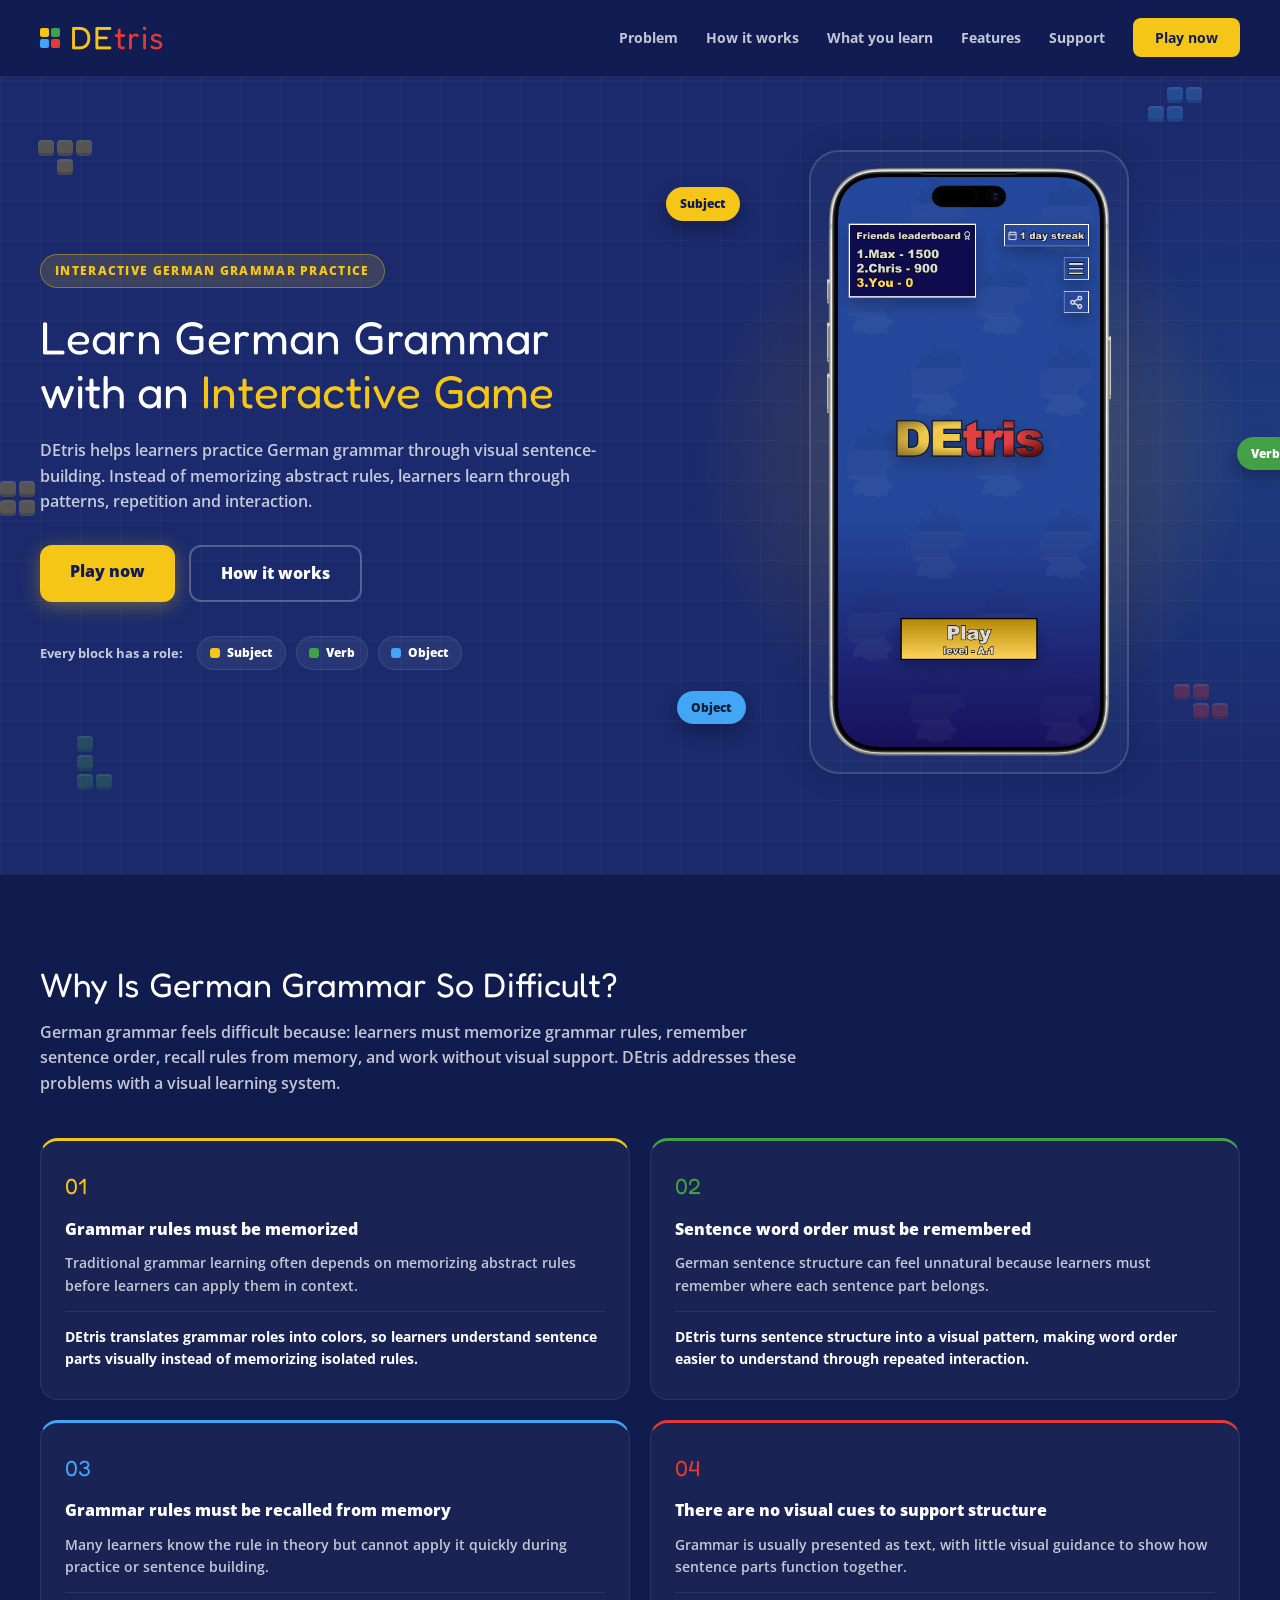
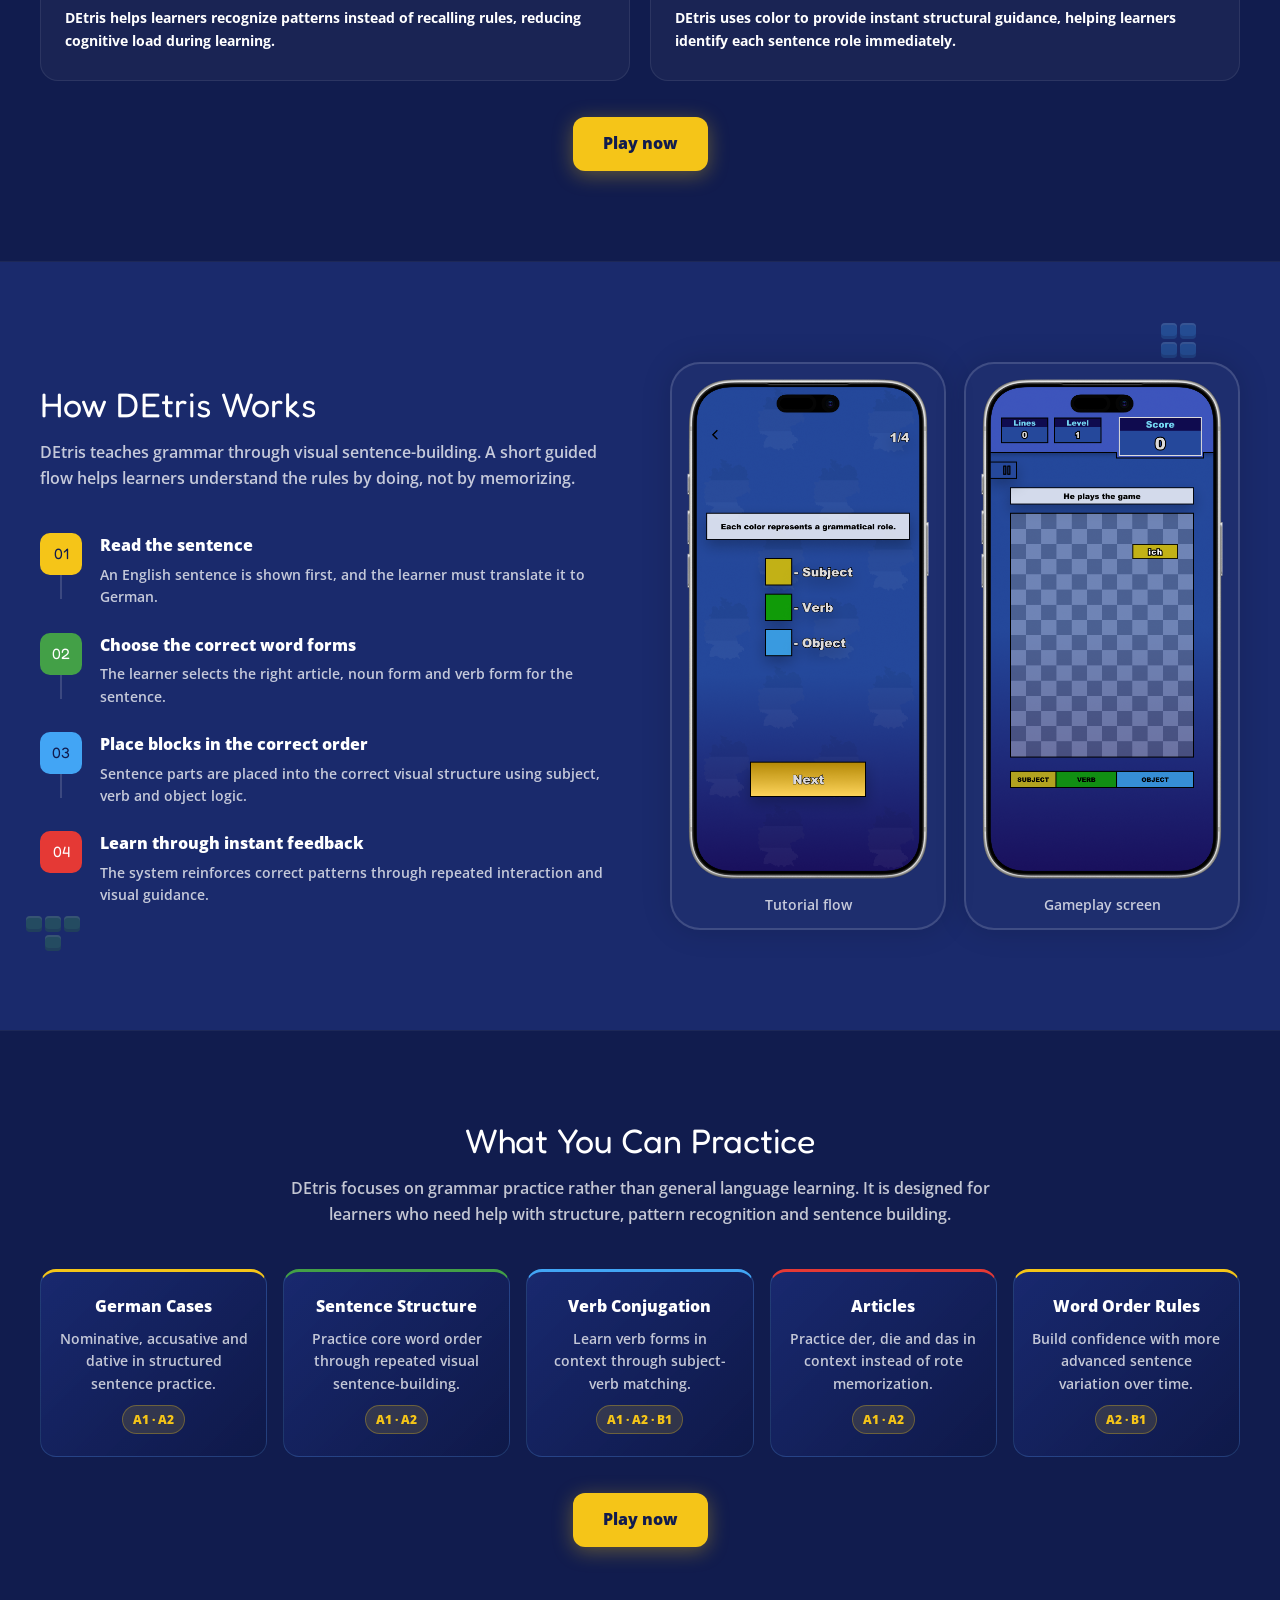
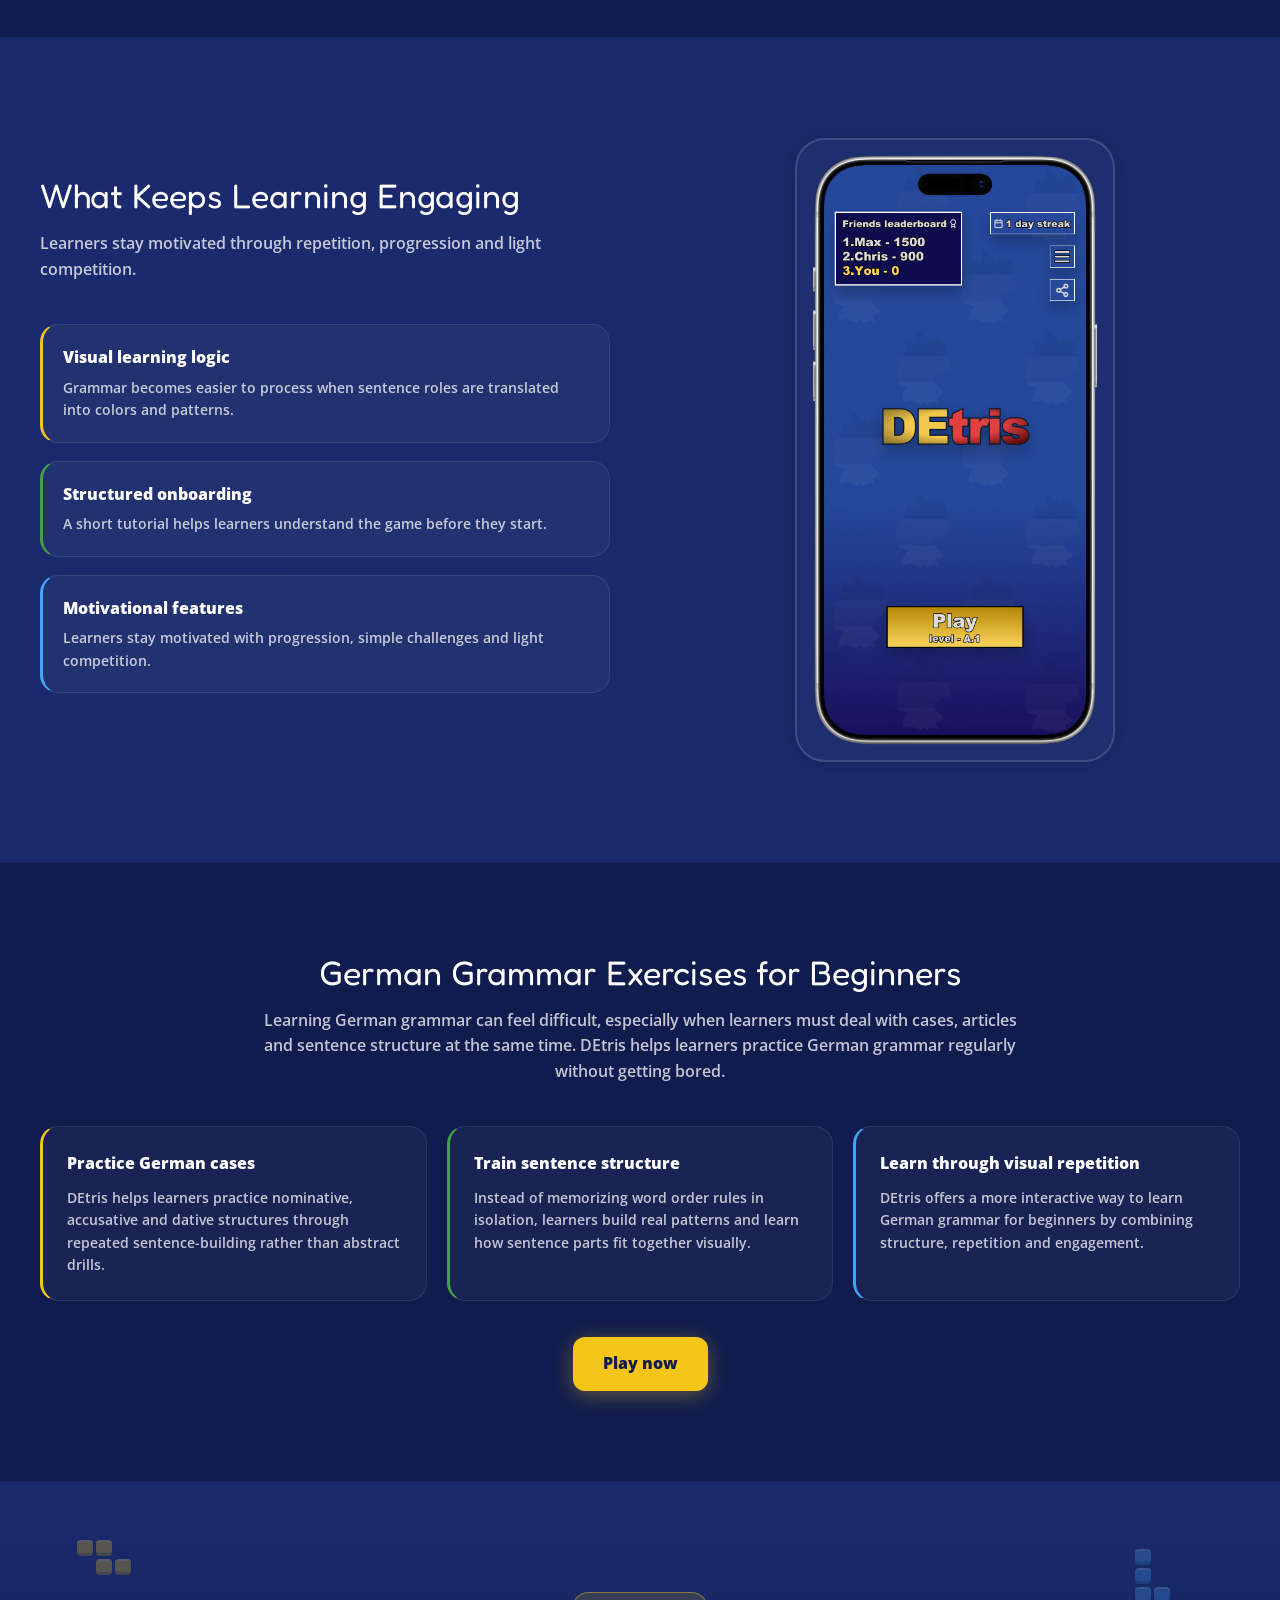
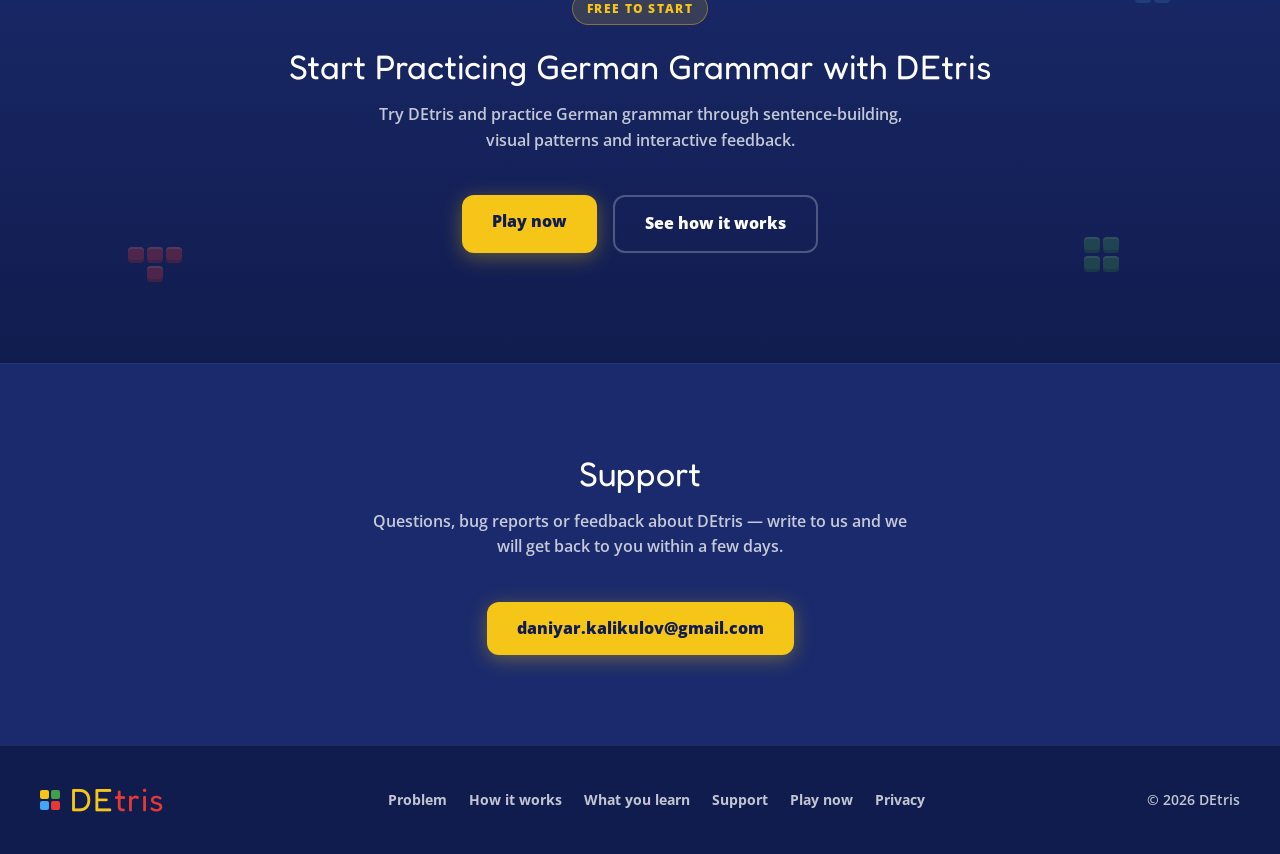
<file: index.html>
<!DOCTYPE html>
<html lang="en">
<head>
  <meta charset="UTF-8">
  <meta name="viewport" content="width=device-width, initial-scale=1.0">

  <title>DEtris – Learn German Grammar with an Interactive Game</title>
  <meta name="description" content="DEtris is an interactive German grammar game that helps learners practice cases, articles and sentence structure through visual gameplay.">
  <meta property="og:title" content="DEtris – Learn German Grammar with an Interactive Game">
  <meta property="og:description" content="Practice German grammar, cases and sentence structure through visual gameplay.">
  <meta property="og:type" content="website">
  <meta property="og:url" content="https://detris.app/">
  <link rel="canonical" href="https://detris.app/">

  <link rel="preconnect" href="https://fonts.googleapis.com">
  <link rel="preconnect" href="https://fonts.gstatic.com" crossorigin>
  <link href="https://fonts.googleapis.com/css2?family=Fredoka+One&family=Open+Sans:wght@400;600;700;800&display=swap" rel="stylesheet">
  <link rel="stylesheet" href="styles.css">

    <script type="application/ld+json">
    {
      "@context": "https://www.schema.org",
      "@type": "SoftwareApplication",
      "name": "DEtris",
      "applicationCategory": "EducationalApplication",
      "operatingSystem": "Web",
      "description": "Interactive German grammar learning game for beginners.",
      "offers": {
        "@type": "Offer",
        "price": "0",
        "priceCurrency": "USD"
      }
    }
  </script>
</head>
<body>

  <nav aria-label="Main navigation">
    <div class="nav-inner">
      <div class="logo" aria-label="DEtris logo">
        <span class="logo-mark" aria-hidden="true"><span></span><span></span><span></span><span></span></span>
        <span><span class="de">DE</span><span class="tris">tris</span></span>
      </div>

      <button class="nav-toggle" aria-label="Toggle menu" aria-expanded="false" aria-controls="nav-links">
        <span></span><span></span><span></span>
      </button>

      <ul class="nav-links" id="nav-links">
        <li><a href="#problem">Problem</a></li>
        <li><a href="#how">How it works</a></li>
        <li><a href="#learn">What you learn</a></li>
        <li><a href="#features">Features</a></li>
        <li><a href="#support">Support</a></li>
        <li><a href="#cta" class="nav-cta">Play now</a></li>
      </ul>
    </div>
  </nav>

  <main>
    <section id="hero">
      <div class="tetro-field" aria-hidden="true">
        <div class="tetro tetro--t" style="--tc: var(--gold); top:16%; left:3%;"><span></span><span></span><span></span><span></span></div>
        <div class="tetro tetro--s" style="--tc: var(--blue); top:10%; right:5%; animation-delay:.6s;"><span></span><span></span><span></span><span></span></div>
        <div class="tetro tetro--l" style="--tc: var(--green); bottom:8%; left:6%; animation-delay:1.2s;"><span></span><span></span><span></span><span></span></div>
        <div class="tetro tetro--z" style="--tc: var(--red); bottom:14%; right:3%; animation-delay:1.8s;"><span></span><span></span><span></span><span></span></div>
        <div class="tetro tetro--o" style="--tc: var(--gold); top:55%; left:0%; animation-delay:.9s;"><span></span><span></span><span></span><span></span></div>
      </div>

      <div class="container hero-grid">
        <div class="hero-text reveal">
          <div class="badge">Interactive German Grammar Practice</div>
          <h1 class="hero-title">
            Learn German Grammar with an <span class="highlight">Interactive Game</span>
          </h1>
          <p>
            DEtris helps learners practice German grammar through visual sentence-building. Instead of memorizing abstract rules, learners learn through patterns, repetition and interaction.
          </p>
          <div class="hero-actions">
            <a href="#cta" class="btn-primary">Play now</a>
            <a href="#how" class="btn-secondary">How it works</a>
          </div>

          <div class="hero-legend">
            <span class="hint">Every block has a role:</span>
            <span class="legend-pill legend-pill--subject"><i></i>Subject</span>
            <span class="legend-pill legend-pill--verb"><i></i>Verb</span>
            <span class="legend-pill legend-pill--object"><i></i>Object</span>
          </div>
        </div>

        <div class="hero-visual reveal">
          <div class="app-shot-frame">
            <img src="images/Main_page.png" alt="DEtris app home screen">
          </div>
          <div class="legend-chip legend-chip--subject" aria-hidden="true">Subject</div>
          <div class="legend-chip legend-chip--verb" aria-hidden="true">Verb</div>
          <div class="legend-chip legend-chip--object" aria-hidden="true">Object</div>
        </div>
      </div>
    </section>

    <section id="problem">
      <div class="container">
        <div class="reveal">
          <h2 class="section-title">Why Is German Grammar So Difficult?</h2>
          <p class="section-subtitle">
            German grammar feels difficult because: learners must memorize grammar rules, remember sentence order, recall rules from memory, and work without visual support. DEtris addresses these problems with a visual learning system.
          </p>
        </div>

        <div class="problem-grid reveal stagger">
          <article class="problem-card card">
            <div class="problem-number">01</div>
            <h3>Grammar rules must be memorized</h3>
            <p>
              Traditional grammar learning often depends on memorizing abstract rules before learners can apply them in context.
            </p>
            <div class="solution-text">
              DEtris translates grammar roles into colors, so learners understand sentence parts visually instead of memorizing isolated rules.
            </div>
          </article>

          <article class="problem-card card">
            <div class="problem-number">02</div>
            <h3>Sentence word order must be remembered</h3>
            <p>
              German sentence structure can feel unnatural because learners must remember where each sentence part belongs.
            </p>
            <div class="solution-text">
              DEtris turns sentence structure into a visual pattern, making word order easier to understand through repeated interaction.
            </div>
          </article>

          <article class="problem-card card">
            <div class="problem-number">03</div>
            <h3>Grammar rules must be recalled from memory</h3>
            <p>
              Many learners know the rule in theory but cannot apply it quickly during practice or sentence building.
            </p>
            <div class="solution-text">
              DEtris helps learners recognize patterns instead of recalling rules, reducing cognitive load during learning.
            </div>
          </article>

          <article class="problem-card card">
            <div class="problem-number">04</div>
            <h3>There are no visual cues to support structure</h3>
            <p>
              Grammar is usually presented as text, with little visual guidance to show how sentence parts function together.
            </p>
            <div class="solution-text">
              DEtris uses color to provide instant structural guidance, helping learners identify each sentence role immediately.
            </div>
          </article>
        </div>

        <div class="mid-cta">
          <a href="#cta" class="btn-primary">Play now</a>
        </div>
      </div>
    </section>

    <section id="how">
      <div class="tetro-field" aria-hidden="true">
        <div class="tetro tetro--o" style="--tc: var(--blue); top:8%; right:4%;"><span></span><span></span><span></span><span></span></div>
        <div class="tetro tetro--t" style="--tc: var(--green); bottom:6%; left:2%; animation-delay:1s;"><span></span><span></span><span></span><span></span></div>
      </div>

      <div class="container how-grid">
        <div class="reveal">
          <h2 class="section-title">How DEtris Works</h2>
          <p class="section-subtitle">
            DEtris teaches grammar through visual sentence-building. A short guided flow helps learners understand the rules by doing, not by memorizing.
          </p>

          <div class="steps">
            <div class="step">
              <div class="step-number">01</div>
              <div>
                <h3>Read the sentence</h3>
                <p>An English sentence is shown first, and the learner must translate it to German.</p>
              </div>
            </div>

            <div class="step">
              <div class="step-number">02</div>
              <div>
                <h3>Choose the correct word forms</h3>
                <p>The learner selects the right article, noun form and verb form for the sentence.</p>
              </div>
            </div>

            <div class="step">
              <div class="step-number">03</div>
              <div>
                <h3>Place blocks in the correct order</h3>
                <p>Sentence parts are placed into the correct visual structure using subject, verb and object logic.</p>
              </div>
            </div>

            <div class="step">
              <div class="step-number">04</div>
              <div>
                <h3>Learn through instant feedback</h3>
                <p>The system reinforces correct patterns through repeated interaction and visual guidance.</p>
              </div>
            </div>
          </div>
        </div>

        <div class="screens-column reveal stagger">
          <div class="app-shot-frame">
            <img src="images/1.png" alt="DEtris tutorial screen">
            <h3>Tutorial flow</h3>
          </div>

          <div class="app-shot-frame">
            <img src="images/Game.png" alt="DEtris gameplay screen">
            <h3>Gameplay screen</h3>
          </div>
        </div>
      </div>
    </section>

    <section id="learn">
      <div class="container">
        <div style="text-align:center;" class="reveal">
          <h2 class="section-title">What You Can Practice</h2>
          <p class="section-subtitle" style="margin-left:auto; margin-right:auto;">
            DEtris focuses on grammar practice rather than general language learning. It is designed for learners who need help with structure, pattern recognition and sentence building.
          </p>
        </div>

        <div class="topics-grid reveal stagger">
          <article class="topic-card">
            <h3>German Cases</h3>
            <p>Nominative, accusative and dative in structured sentence practice.</p>
            <div class="level-tag">A1 · A2</div>
          </article>

          <article class="topic-card">
            <h3>Sentence Structure</h3>
            <p>Practice core word order through repeated visual sentence-building.</p>
            <div class="level-tag">A1 · A2</div>
          </article>

          <article class="topic-card">
            <h3>Verb Conjugation</h3>
            <p>Learn verb forms in context through subject-verb matching.</p>
            <div class="level-tag">A1 · A2 · B1</div>
          </article>

          <article class="topic-card">
            <h3>Articles</h3>
            <p>Practice der, die and das in context instead of rote memorization.</p>
            <div class="level-tag">A1 · A2</div>
          </article>

          <article class="topic-card">
            <h3>Word Order Rules</h3>
            <p>Build confidence with more advanced sentence variation over time.</p>
            <div class="level-tag">A2 · B1</div>
          </article>
        </div>

        <div class="mid-cta">
          <a href="#cta" class="btn-primary">Play now</a>
        </div>
      </div>
    </section>

    <section id="features">
      <div class="container features-grid">
        <div class="reveal">
          <h2 class="section-title">What Keeps Learning Engaging</h2>
          <p class="section-subtitle">
            Learners stay motivated through repetition, progression and light competition.
          </p>

          <div class="feature-list">
            <article class="feature-item card">
              <h3>Visual learning logic</h3>
              <p>Grammar becomes easier to process when sentence roles are translated into colors and patterns.</p>
            </article>

            <article class="feature-item card">
              <h3>Structured onboarding</h3>
              <p>A short tutorial helps learners understand the game before they start.</p>
            </article>

            <article class="feature-item card">
              <h3>Motivational features</h3>
              <p>Learners stay motivated with progression, simple challenges and light competition.</p>
            </article>
          </div>
        </div>

        <div class="reveal">
          <div class="app-shot-frame">
            <img src="images/Main_page.png" alt="DEtris leaderboard or main menu screen">
          </div>
        </div>
      </div>
    </section>

    <section id="seo-copy">
      <div class="container">
        <div style="text-align:center;" class="reveal">
          <h2 class="section-title">German Grammar Exercises for Beginners</h2>
          <p class="section-subtitle" style="margin-left:auto; margin-right:auto;">
            Learning German grammar can feel difficult, especially when learners must deal with cases, articles and sentence structure at the same time. DEtris helps learners practice German grammar regularly without getting bored.
          </p>
        </div>

        <div class="seo-grid reveal stagger">
          <article class="seo-card card">
            <h3>Practice German cases</h3>
            <p>
              DEtris helps learners practice nominative, accusative and dative structures through repeated sentence-building rather than abstract drills.
            </p>
          </article>

          <article class="seo-card card">
            <h3>Train sentence structure</h3>
            <p>
              Instead of memorizing word order rules in isolation, learners build real patterns and learn how sentence parts fit together visually.
            </p>
          </article>

          <article class="seo-card card">
            <h3>Learn through visual repetition</h3>
            <p>
              DEtris offers a more interactive way to learn German grammar for beginners by combining structure, repetition and engagement.
            </p>
          </article>
        </div>

        <div class="mid-cta">
          <a href="#cta" class="btn-primary">Play now</a>
        </div>
      </div>
    </section>

    <section id="cta">
      <div class="tetro-field" aria-hidden="true">
        <div class="tetro tetro--z" style="--tc: var(--gold); top:12%; left:6%;"><span></span><span></span><span></span><span></span></div>
        <div class="tetro tetro--l" style="--tc: var(--blue); top:14%; right:6%; animation-delay:.7s;"><span></span><span></span><span></span><span></span></div>
        <div class="tetro tetro--t" style="--tc: var(--red); bottom:10%; left:10%; animation-delay:1.4s;"><span></span><span></span><span></span><span></span></div>
        <div class="tetro tetro--o" style="--tc: var(--green); bottom:12%; right:10%; animation-delay:2.1s;"><span></span><span></span><span></span><span></span></div>
      </div>

      <div class="container reveal">
        <div class="badge">Free to start</div>
        <h2 class="section-title">Start Practicing German Grammar with DEtris</h2>
        <p class="section-subtitle">
          Try DEtris and practice German grammar through sentence-building, visual patterns and interactive feedback.
        </p>

        <div class="cta-actions">
          <a href="#cta" class="btn-primary">Play now</a>
          <a href="#how" class="btn-secondary">See how it works</a>
        </div>
      </div>
    </section>

    <section id="support">
      <div class="container reveal">
        <h2 class="section-title">Support</h2>
        <p class="section-subtitle">
          Questions, bug reports or feedback about DEtris — write to us and we will get back to you within a few days.
        </p>
        <a href="mailto:daniyar.kalikulov@gmail.com" class="btn-primary support-email">daniyar.kalikulov@gmail.com</a>
      </div>
    </section>
  </main>

  <footer>
    <div class="footer-inner">
      <div class="logo">
        <span class="logo-mark" aria-hidden="true"><span></span><span></span><span></span><span></span></span>
        <span><span class="de">DE</span><span class="tris">tris</span></span>
      </div>

      <div class="footer-links">
        <a href="#problem">Problem</a>
        <a href="#how">How it works</a>
        <a href="#learn">What you learn</a>
        <a href="#support">Support</a>
        <a href="#cta">Play now</a>
        <a href="privacy/">Privacy</a>
      </div>

      <div class="footer-copy">© 2026 DEtris</div>
    </div>
  </footer>

  <script src="script.js"></script>
</body>
</html>
</file>
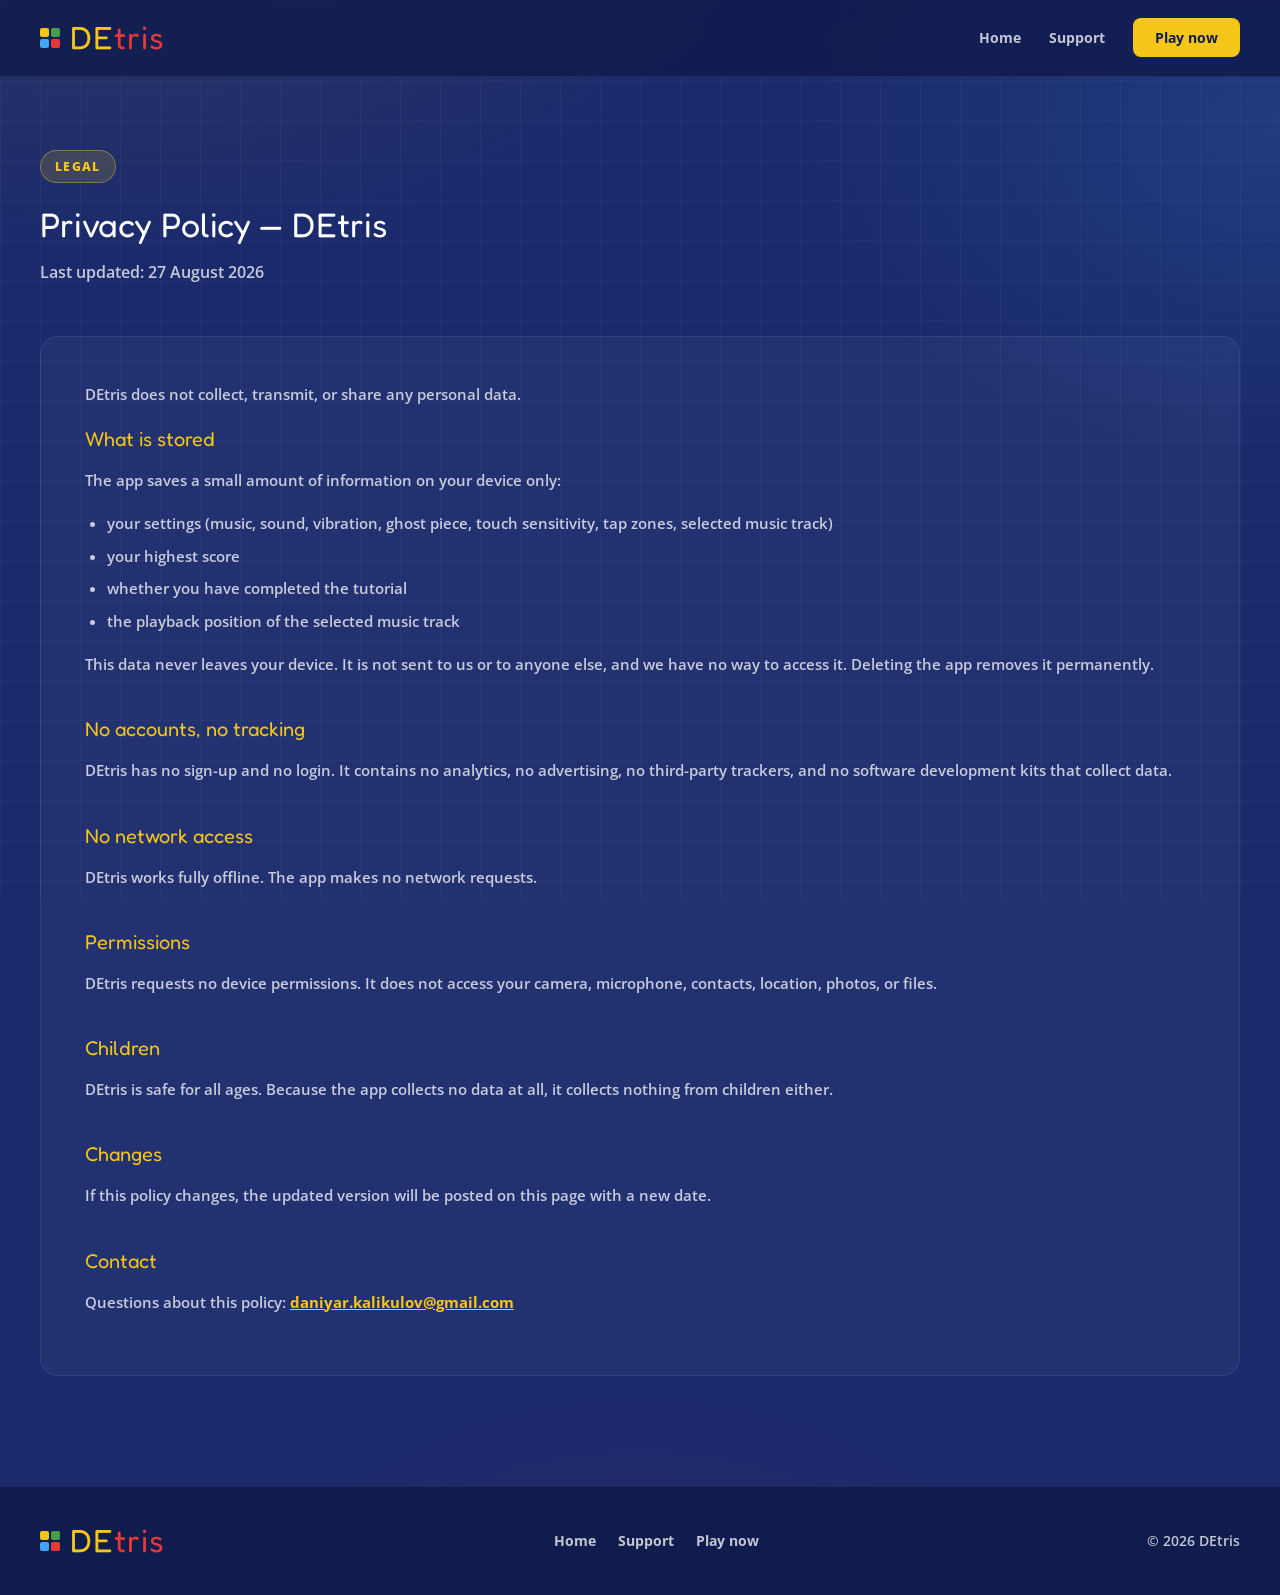
<file: privacy/index.html>
<!DOCTYPE html>
<html lang="en">
<head>
  <meta charset="UTF-8">
  <meta name="viewport" content="width=device-width, initial-scale=1.0">

  <title>Privacy Policy — DEtris</title>
  <meta name="description" content="DEtris privacy policy: the app collects no personal data, has no accounts, no tracking, no network access and no device permissions.">
  <meta property="og:title" content="Privacy Policy — DEtris">
  <meta property="og:description" content="DEtris does not collect, transmit, or share any personal data.">
  <meta property="og:type" content="website">
  <meta property="og:url" content="https://detris.app/privacy/">
  <link rel="canonical" href="https://detris.app/privacy/">

  <link rel="preconnect" href="https://fonts.googleapis.com">
  <link rel="preconnect" href="https://fonts.gstatic.com" crossorigin>
  <link href="https://fonts.googleapis.com/css2?family=Fredoka+One&family=Open+Sans:wght@400;600;700;800&display=swap" rel="stylesheet">
  <link rel="stylesheet" href="../styles.css">
</head>
<body>

  <nav aria-label="Main navigation">
    <div class="nav-inner">
      <a href="../index.html" class="logo" aria-label="DEtris home" style="text-decoration:none;">
        <span class="logo-mark" aria-hidden="true"><span></span><span></span><span></span><span></span></span>
        <span><span class="de">DE</span><span class="tris">tris</span></span>
      </a>

      <button class="nav-toggle" aria-label="Toggle menu" aria-expanded="false" aria-controls="nav-links">
        <span></span><span></span><span></span>
      </button>

      <ul class="nav-links" id="nav-links">
        <li><a href="../index.html">Home</a></li>
        <li><a href="../index.html#support">Support</a></li>
        <li><a href="../index.html#cta" class="nav-cta">Play now</a></li>
      </ul>
    </div>
  </nav>

  <main>
    <section id="policy-hero">
      <div class="container reveal">
        <div class="badge">Legal</div>
        <h1 class="section-title">Privacy Policy — DEtris</h1>
        <p class="section-subtitle" style="margin-bottom:0;">Last updated: 27 August 2026</p>
      </div>
    </section>

    <section id="policy-content">
      <div class="container reveal">
        <article class="policy-card card">
          <p>DEtris does not collect, transmit, or share any personal data.</p>

          <h2>What is stored</h2>
          <p>The app saves a small amount of information on your device only:</p>
          <ul>
            <li>your settings (music, sound, vibration, ghost piece, touch sensitivity, tap zones, selected music track)</li>
            <li>your highest score</li>
            <li>whether you have completed the tutorial</li>
            <li>the playback position of the selected music track</li>
          </ul>
          <p>This data never leaves your device. It is not sent to us or to anyone else, and we have no way to access it. Deleting the app removes it permanently.</p>

          <h2>No accounts, no tracking</h2>
          <p>DEtris has no sign-up and no login. It contains no analytics, no advertising, no third-party trackers, and no software development kits that collect data.</p>

          <h2>No network access</h2>
          <p>DEtris works fully offline. The app makes no network requests.</p>

          <h2>Permissions</h2>
          <p>DEtris requests no device permissions. It does not access your camera, microphone, contacts, location, photos, or files.</p>

          <h2>Children</h2>
          <p>DEtris is safe for all ages. Because the app collects no data at all, it collects nothing from children either.</p>

          <h2>Changes</h2>
          <p>If this policy changes, the updated version will be posted on this page with a new date.</p>

          <h2>Contact</h2>
          <p>Questions about this policy: <a href="mailto:daniyar.kalikulov@gmail.com">daniyar.kalikulov@gmail.com</a></p>
        </article>
      </div>
    </section>
  </main>

  <footer>
    <div class="footer-inner">
      <a href="../index.html" class="logo" style="text-decoration:none;">
        <span class="logo-mark" aria-hidden="true"><span></span><span></span><span></span><span></span></span>
        <span><span class="de">DE</span><span class="tris">tris</span></span>
      </a>

      <div class="footer-links">
        <a href="../index.html">Home</a>
        <a href="../index.html#support">Support</a>
        <a href="../index.html#cta">Play now</a>
      </div>

      <div class="footer-copy">© 2026 DEtris</div>
    </div>
  </footer>

  <script src="../script.js"></script>
</body>
</html>
</file>
<file: styles.css>
:root {
  --navy: #1a2a6c;
  --navy-dark: #111c4e;
  --navy-deep: #0a1330;
  --gold: #f5c518;
  --gold-dark: #d4a800;
  --red: #e53935;
  --green: #43a047;
  --blue: #42a5f5;
  --white: #ffffff;
  --text-muted: rgba(255,255,255,0.75);
  --card-bg: rgba(255,255,255,0.04);
  --card-border: rgba(255,255,255,0.08);
}

* {
  margin: 0;
  padding: 0;
  box-sizing: border-box;
}

html {
  scroll-behavior: smooth;
}

body {
  font-family: 'Open Sans', sans-serif;
  background:
    radial-gradient(1100px 700px at 10% -10%, rgba(245,197,24,0.10), transparent 60%),
    radial-gradient(900px 600px at 100% 8%, rgba(66,165,245,0.14), transparent 55%),
    radial-gradient(800px 550px at 50% 105%, rgba(229,57,53,0.08), transparent 55%),
    var(--navy);
  color: var(--white);
  overflow-x: hidden;
  line-height: 1.6;
}

body::before {
  content: "";
  position: fixed;
  inset: 0;
  background-image:
    linear-gradient(rgba(255,255,255,0.03) 1px, transparent 1px),
    linear-gradient(90deg, rgba(255,255,255,0.03) 1px, transparent 1px);
  background-size: 40px 40px;
  pointer-events: none;
  z-index: 0;
}

img {
  max-width: 100%;
  display: block;
}

section, header, footer, nav, main {
  position: relative;
  z-index: 1;
}

.container {
  width: min(1200px, calc(100% - 48px));
  margin: 0 auto;
}

/* ---------- Tetromino decorations ---------- */
.tetro-field {
  position: absolute;
  inset: 0;
  overflow: hidden;
  pointer-events: none;
  z-index: 0;
}

.tetro {
  position: absolute;
  width: 68px;
  height: 68px;
  opacity: 0.28;
  animation: tetro-float 8s ease-in-out infinite;
}

.tetro span {
  position: absolute;
  width: 16px;
  height: 16px;
  background: var(--tc, var(--gold));
  border-radius: 4px;
  box-shadow: inset 0 -3px 0 rgba(0,0,0,0.25), inset 0 2px 0 rgba(255,255,255,0.35);
}

.tetro--t span:nth-child(1){ left:0;   top:0;  }
.tetro--t span:nth-child(2){ left:19px;top:0;  }
.tetro--t span:nth-child(3){ left:38px;top:0;  }
.tetro--t span:nth-child(4){ left:19px;top:19px;}

.tetro--o span:nth-child(1){ left:0;   top:0;  }
.tetro--o span:nth-child(2){ left:19px;top:0;  }
.tetro--o span:nth-child(3){ left:0;   top:19px;}
.tetro--o span:nth-child(4){ left:19px;top:19px;}

.tetro--s span:nth-child(1){ left:19px;top:0;  }
.tetro--s span:nth-child(2){ left:38px;top:0;  }
.tetro--s span:nth-child(3){ left:0;   top:19px;}
.tetro--s span:nth-child(4){ left:19px;top:19px;}

.tetro--z span:nth-child(1){ left:0;   top:0;  }
.tetro--z span:nth-child(2){ left:19px;top:0;  }
.tetro--z span:nth-child(3){ left:19px;top:19px;}
.tetro--z span:nth-child(4){ left:38px;top:19px;}

.tetro--l span:nth-child(1){ left:0; top:0;  }
.tetro--l span:nth-child(2){ left:0; top:19px;}
.tetro--l span:nth-child(3){ left:0; top:38px;}
.tetro--l span:nth-child(4){ left:19px;top:38px;}

@keyframes tetro-float {
  0%, 100% { transform: translateY(0) rotate(0deg); }
  50% { transform: translateY(-16px) rotate(6deg); }
}

/* ---------- Reveal on scroll ---------- */
.reveal {
  opacity: 0;
  transform: translateY(24px);
  transition: opacity 0.6s ease, transform 0.6s ease;
}

.reveal.is-visible {
  opacity: 1;
  transform: translateY(0);
}

.stagger.is-visible > *:nth-child(1) { transition-delay: 0s; }
.stagger.is-visible > *:nth-child(2) { transition-delay: .08s; }
.stagger.is-visible > *:nth-child(3) { transition-delay: .16s; }
.stagger.is-visible > *:nth-child(4) { transition-delay: .24s; }
.stagger.is-visible > *:nth-child(5) { transition-delay: .32s; }

@media (prefers-reduced-motion: reduce) {
  .tetro { animation: none; }
  .app-shot-frame, .legend-chip { animation: none !important; }
  .reveal { transition: none; opacity: 1; transform: none; }
}

.logo {
  font-family: 'Fredoka One', cursive;
  font-size: 32px;
  letter-spacing: 1px;
  line-height: 1;
  display: inline-flex;
  align-items: center;
  gap: 10px;
}

.logo-mark {
  display: inline-grid;
  grid-template-columns: repeat(2, 9px);
  grid-template-rows: repeat(2, 9px);
  gap: 2px;
}

.logo-mark span { border-radius: 2px; }
.logo-mark span:nth-child(1) { background: var(--gold); }
.logo-mark span:nth-child(2) { background: var(--green); }
.logo-mark span:nth-child(3) { background: var(--blue); }
.logo-mark span:nth-child(4) { background: var(--red); }

.logo .de { color: var(--gold); }
.logo .tris { color: var(--red); }

.section-title {
  font-family: 'Fredoka One', cursive;
  font-weight: 400;
  font-size: 34px;
  line-height: 1.2;
  margin-bottom: 14px;
}

.section-subtitle {
  color: var(--text-muted);
  font-size: 16px;
  max-width: 760px;
  margin-bottom: 42px;
  font-weight: 600;
}

.btn-primary,
.btn-secondary {
  display: inline-block;
  text-decoration: none;
  border-radius: 12px;
  padding: 14px 30px;
  font-weight: 800;
  transition: 0.2s ease;
  font-size: 16px;
}

.btn-primary {
  background: var(--gold);
  color: var(--navy-dark);
  box-shadow: 0 4px 20px rgba(245, 197, 24, 0.35);
}

.btn-primary:hover {
  transform: translateY(-2px);
  background: var(--gold-dark);
}

.btn-primary:active {
  transform: translateY(0) scale(0.97);
}

.btn-secondary {
  border: 2px solid rgba(255,255,255,0.25);
  color: var(--white);
}

.btn-secondary:hover {
  background: rgba(255,255,255,0.06);
  border-color: rgba(255,255,255,0.5);
  transform: translateY(-2px);
}

.btn-secondary:active {
  transform: translateY(0) scale(0.97);
}

.badge {
  display: inline-block;
  background: rgba(245, 197, 24, 0.15);
  border: 1px solid rgba(245, 197, 24, 0.4);
  color: var(--gold);
  font-size: 12px;
  font-weight: 800;
  letter-spacing: 1.3px;
  text-transform: uppercase;
  padding: 6px 14px;
  border-radius: 999px;
  margin-bottom: 22px;
}

.card {
  background: var(--card-bg);
  border: 1px solid var(--card-border);
  border-radius: 18px;
  transition: transform 0.25s ease, border-color 0.25s ease, background 0.25s ease;
}

.card:hover {
  transform: translateY(-4px);
  border-color: rgba(255,255,255,0.18);
  background: rgba(255,255,255,0.06);
}

nav {
  position: fixed;
  top: 0;
  left: 0;
  right: 0;
  background: rgba(17, 28, 78, 0.85);
  backdrop-filter: blur(12px);
  border-bottom: 1px solid rgba(255,255,255,0.07);
  z-index: 100;
}

.nav-inner {
  width: min(1200px, calc(100% - 48px));
  margin: 0 auto;
  min-height: 76px;
  display: flex;
  align-items: center;
  justify-content: space-between;
  gap: 24px;
  position: relative;
}

.nav-links {
  display: flex;
  gap: 28px;
  align-items: center;
  list-style: none;
}

.nav-links a {
  color: var(--text-muted);
  text-decoration: none;
  font-weight: 700;
  font-size: 14px;
}

.nav-links a:hover {
  color: var(--white);
}

.nav-links .nav-cta {
  background: var(--gold);
  color: var(--navy-dark);
  padding: 10px 22px;
  border-radius: 8px;
}

.nav-links .nav-cta:hover {
  color: var(--navy-dark);
  background: var(--gold-dark);
}

.nav-toggle {
  display: none;
  flex-direction: column;
  justify-content: center;
  align-items: center;
  gap: 5px;
  width: 40px;
  height: 40px;
  background: transparent;
  border: none;
  cursor: pointer;
}

.nav-toggle span {
  width: 22px;
  height: 2px;
  background: var(--white);
  border-radius: 2px;
  transition: 0.25s ease;
}

.nav-toggle.is-active span:nth-child(1) { transform: translateY(7px) rotate(45deg); }
.nav-toggle.is-active span:nth-child(2) { opacity: 0; }
.nav-toggle.is-active span:nth-child(3) { transform: translateY(-7px) rotate(-45deg); }

#hero {
  padding: 150px 0 100px;
  overflow: hidden;
}

.hero-grid {
  display: grid;
  grid-template-columns: 1.05fr 0.95fr;
  gap: 60px;
  align-items: center;
}

.hero-title {
  font-family: 'Fredoka One', cursive;
  font-weight: 400;
  font-size: 46px;
  line-height: 1.18;
  margin-bottom: 20px;
}

.hero-title .highlight {
  color: var(--gold);
}

.hero-text p {
  color: var(--text-muted);
  font-size: 16px;
  max-width: 560px;
  margin-bottom: 30px;
  font-weight: 600;
}

.hero-actions {
  display: flex;
  flex-wrap: wrap;
  gap: 14px;
  margin-bottom: 34px;
}

.hero-legend {
  display: flex;
  flex-wrap: wrap;
  gap: 10px;
  align-items: center;
}

.hero-legend span.hint {
  color: var(--text-muted);
  font-size: 13px;
  font-weight: 700;
  margin-right: 4px;
}

.legend-pill {
  display: inline-flex;
  align-items: center;
  gap: 7px;
  padding: 6px 12px;
  border-radius: 999px;
  font-size: 12px;
  font-weight: 800;
  background: rgba(255,255,255,0.06);
  border: 1px solid rgba(255,255,255,0.1);
}

.legend-pill i {
  width: 10px;
  height: 10px;
  border-radius: 3px;
  display: inline-block;
}

.legend-pill--subject i { background: var(--gold); }
.legend-pill--verb i { background: var(--green); }
.legend-pill--object i { background: var(--blue); }

.hero-visual {
  position: relative;
}

.hero-visual::before {
  content: "";
  position: absolute;
  inset: -30px;
  background: radial-gradient(circle, rgba(245,197,24,0.22), transparent 62%);
  filter: blur(6px);
  z-index: -1;
}

.app-shot-frame {
  max-width: 320px;
  margin: 0 auto;
  padding: 12px;
  border-radius: 30px;
  border: 2px solid rgba(255,255,255,0.15);
  box-shadow: 0 0 30px rgba(0,0,0,0.15);
  background: rgba(255,255,255,0.02);
  transition: transform 0.3s ease, box-shadow 0.3s ease;
}

.app-shot-frame:hover {
  transform: translateY(-4px);
  box-shadow: 0 10px 40px rgba(0,0,0,0.28);
}

.hero-visual .app-shot-frame {
  animation: frame-float 5.5s ease-in-out infinite;
}

@keyframes frame-float {
  0%, 100% { transform: translateY(0); }
  50% { transform: translateY(-10px); }
}

.app-shot-frame img {
  width: 100%;
  height: auto;
  display: block;
  border-radius: 22px;
}

.app-shot-frame h3 {
  text-align: center;
  color: var(--text-muted);
  font-size: 14px;
  font-weight: 600;
  margin-top: 12px;
}

.legend-chip {
  position: absolute;
  font-size: 12px;
  font-weight: 800;
  padding: 7px 14px;
  border-radius: 999px;
  color: var(--navy-dark);
  box-shadow: 0 8px 18px rgba(0,0,0,0.28);
  animation: tetro-float 6.5s ease-in-out infinite;
  z-index: 2;
}

.legend-chip--subject { background: var(--gold); top: 6%; left: -6%; }
.legend-chip--verb { background: var(--green); color: #fff; top: 46%; right: -10%; animation-delay: .8s; }
.legend-chip--object { background: var(--blue); color: #062038; bottom: 8%; left: -4%; animation-delay: 1.6s; }

#problem {
  padding: 90px 0;
  background: var(--navy-dark);
  border-top: 1px solid rgba(255,255,255,0.05);
  border-bottom: 1px solid rgba(255,255,255,0.05);
}

.problem-grid {
  display: grid;
  grid-template-columns: repeat(2, 1fr);
  gap: 20px;
}

.problem-card {
  padding: 28px 24px;
  border-top: 3px solid var(--gold);
}

.problem-card:nth-child(1) { border-top-color: var(--gold); }
.problem-card:nth-child(2) { border-top-color: var(--green); }
.problem-card:nth-child(3) { border-top-color: var(--blue); }
.problem-card:nth-child(4) { border-top-color: var(--red); }

.problem-number {
  font-family: 'Fredoka One', cursive;
  font-weight: 400;
  color: var(--gold);
  font-size: 22px;
  margin-bottom: 12px;
}

.problem-card:nth-child(2) .problem-number { color: var(--green); }
.problem-card:nth-child(3) .problem-number { color: var(--blue); }
.problem-card:nth-child(4) .problem-number { color: var(--red); }

.problem-card h3 {
  font-size: 16px;
  font-weight: 800;
  margin-bottom: 10px;
}

.problem-card p {
  color: var(--text-muted);
  font-size: 14px;
  margin-bottom: 14px;
  font-weight: 600;
}

.solution-text {
  padding-top: 14px;
  border-top: 1px solid rgba(255,255,255,0.08);
  font-size: 14px;
  font-weight: 700;
  color: var(--white);
}

.mid-cta {
  margin-top: 36px;
  text-align: center;
}

#how {
  padding: 100px 0;
  overflow: hidden;
}

.how-grid {
  display: grid;
  grid-template-columns: 1fr 1fr;
  gap: 60px;
  align-items: center;
}

.steps {
  display: flex;
  flex-direction: column;
  gap: 24px;
}

.step {
  display: flex;
  gap: 18px;
  align-items: flex-start;
}

.step-number {
  position: relative;
  width: 42px;
  height: 42px;
  border-radius: 10px;
  background: var(--gold);
  color: var(--navy-dark);
  display: flex;
  align-items: center;
  justify-content: center;
  font-family: 'Fredoka One', cursive;
  font-weight: 400;
  font-size: 15px;
  flex-shrink: 0;
}

.step:not(:last-child) .step-number::after {
  content: "";
  position: absolute;
  top: 100%;
  left: 50%;
  transform: translateX(-50%);
  width: 2px;
  height: 24px;
  background: rgba(255,255,255,0.15);
}

.step:nth-child(1) .step-number { background: var(--gold); color: var(--navy-dark); }
.step:nth-child(2) .step-number { background: var(--green); color: #fff; }
.step:nth-child(3) .step-number { background: var(--blue); color: var(--navy-dark); }
.step:nth-child(4) .step-number { background: var(--red); color: #fff; }

.step h3 {
  font-size: 16px;
  font-weight: 800;
  margin-bottom: 5px;
}

.step p {
  color: var(--text-muted);
  font-size: 14px;
  font-weight: 600;
}

.screens-column {
  display: grid;
  grid-template-columns: repeat(2, 1fr);
  gap: 18px;
}

#learn {
  padding: 90px 0;
  background: var(--navy-dark);
  border-top: 1px solid rgba(255,255,255,0.05);
  border-bottom: 1px solid rgba(255,255,255,0.05);
}

.topics-grid {
  display: grid;
  grid-template-columns: repeat(5, 1fr);
  gap: 16px;
}

.topic-card {
  padding: 22px 18px;
  text-align: center;
  background: linear-gradient(135deg, rgba(45,75,196,0.28), rgba(13,22,68,0.5));
  border: 1px solid rgba(100,181,246,0.2);
  border-radius: 16px;
  border-top: 3px solid var(--gold);
  transition: transform 0.25s ease;
}

.topic-card:hover { transform: translateY(-4px); }

.topic-card:nth-child(1) { border-top-color: var(--gold); }
.topic-card:nth-child(2) { border-top-color: var(--green); }
.topic-card:nth-child(3) { border-top-color: var(--blue); }
.topic-card:nth-child(4) { border-top-color: var(--red); }
.topic-card:nth-child(5) { border-top-color: var(--gold); }

.topic-card h3 {
  font-size: 16px;
  font-weight: 800;
  margin-bottom: 8px;
}

.topic-card p {
  color: var(--text-muted);
  font-size: 14px;
  font-weight: 600;
  margin-bottom: 10px;
}

.level-tag {
  display: inline-block;
  padding: 4px 10px;
  border-radius: 999px;
  border: 1px solid rgba(245,197,24,0.3);
  background: rgba(245,197,24,0.14);
  color: var(--gold);
  font-size: 12px;
  font-weight: 800;
}

#features {
  padding: 100px 0;
}

.features-grid {
  display: grid;
  grid-template-columns: 1fr 1fr;
  gap: 60px;
  align-items: center;
}

.feature-list {
  display: flex;
  flex-direction: column;
  gap: 18px;
  margin-bottom: 30px;
}

.feature-item {
  padding: 20px;
  border-left: 3px solid var(--gold);
}

.feature-item:nth-child(1) { border-left-color: var(--gold); }
.feature-item:nth-child(2) { border-left-color: var(--green); }
.feature-item:nth-child(3) { border-left-color: var(--blue); }

.feature-item h3 {
  font-size: 16px;
  font-weight: 800;
  margin-bottom: 6px;
}

.feature-item p {
  color: var(--text-muted);
  font-size: 14px;
  font-weight: 600;
}

#seo-copy {
  padding: 90px 0;
  background: var(--navy-dark);
  border-top: 1px solid rgba(255,255,255,0.05);
  border-bottom: 1px solid rgba(255,255,255,0.05);
}

.seo-grid {
  display: grid;
  grid-template-columns: repeat(3, 1fr);
  gap: 20px;
}

.seo-card {
  padding: 24px;
  border-left: 3px solid var(--gold);
}

.seo-card:nth-child(1) { border-left-color: var(--gold); }
.seo-card:nth-child(2) { border-left-color: var(--green); }
.seo-card:nth-child(3) { border-left-color: var(--blue); }

.seo-card h3 {
  font-size: 16px;
  font-weight: 800;
  margin-bottom: 10px;
}

.seo-card p {
  color: var(--text-muted);
  font-size: 14px;
  font-weight: 600;
}

#cta {
  padding: 110px 0;
  text-align: center;
  background: linear-gradient(180deg, var(--navy) 0%, var(--navy-dark) 100%);
  overflow: hidden;
}

#cta .section-subtitle {
  margin-left: auto;
  margin-right: auto;
  max-width: 560px;
}

.cta-actions {
  display: flex;
  justify-content: center;
  gap: 16px;
  flex-wrap: wrap;
}

#support {
  padding: 90px 0;
  text-align: center;
  border-top: 1px solid rgba(255,255,255,0.05);
}

#support .section-subtitle {
  margin-left: auto;
  margin-right: auto;
  max-width: 560px;
}

.support-email {
  display: inline-flex;
  align-items: center;
  gap: 10px;
}

footer {
  padding: 38px 0;
  background: var(--navy-dark);
  border-top: 1px solid rgba(255,255,255,0.07);
}

.footer-inner {
  width: min(1200px, calc(100% - 48px));
  margin: 0 auto;
  display: flex;
  align-items: center;
  justify-content: space-between;
  gap: 20px;
  flex-wrap: wrap;
}

.footer-links {
  display: flex;
  gap: 22px;
  flex-wrap: wrap;
}

.footer-links a {
  color: var(--text-muted);
  text-decoration: none;
  font-size: 14px;
  font-weight: 700;
}

.footer-links a:hover {
  color: var(--white);
}

.footer-copy {
  color: var(--text-muted);
  font-size: 14px;
  font-weight: 600;
}

/* ---------- Legal / policy page ---------- */
#policy-hero {
  padding: 150px 0 50px;
}

#policy-content {
  padding: 0 0 110px;
}

.policy-card {
  padding: 44px;
}

.policy-card p {
  color: var(--text-muted);
  font-size: 15px;
  font-weight: 600;
  line-height: 1.75;
  margin-bottom: 16px;
}

.policy-card h2 {
  font-family: 'Fredoka One', cursive;
  font-weight: 400;
  font-size: 20px;
  color: var(--gold);
  margin: 36px 0 12px;
}

.policy-card h2:first-of-type {
  margin-top: 0;
}

.policy-card ul {
  margin: 0 0 16px 22px;
  color: var(--text-muted);
  font-size: 15px;
  font-weight: 600;
  line-height: 1.9;
}

.policy-card li {
  margin-bottom: 4px;
}

.policy-card a {
  color: var(--gold);
  font-weight: 700;
  text-decoration: underline;
}

.policy-card a:hover {
  color: var(--gold-dark);
}

@media (max-width: 1000px) {
  .hero-grid,
  .how-grid,
  .features-grid {
    grid-template-columns: 1fr;
  }

  .problem-grid,
  .seo-grid {
    grid-template-columns: 1fr;
  }

  .topics-grid {
    grid-template-columns: repeat(2, 1fr);
  }

  .screens-column {
    grid-template-columns: 1fr 1fr;
  }

  .tetro { display: none; }
}

@media (max-width: 760px) {
  .app-shot-frame {
    max-width: 250px;
  }

  .app-shot-frame img {
    max-width: 100%;
    margin: auto;
  }

  .legend-chip { display: none; }

  .nav-inner {
    flex-direction: row;
    justify-content: space-between;
    align-items: center;
    min-height: 72px;
  }

  .nav-toggle { display: flex; }

  .nav-links {
    position: absolute;
    top: 100%;
    left: 0;
    right: 0;
    flex-direction: column;
    align-items: stretch;
    gap: 0;
    background: var(--navy-dark);
    border-bottom: 1px solid rgba(255,255,255,0.08);
    max-height: 0;
    overflow: hidden;
    transition: max-height 0.3s ease, padding 0.3s ease;
    padding: 0 24px;
  }

  .nav-links.is-open {
    max-height: 420px;
    padding: 14px 24px 22px;
  }

  .nav-links li {
    width: 100%;
    padding: 12px 0;
    border-bottom: 1px solid rgba(255,255,255,0.06);
  }

  .nav-links li:last-child {
    border-bottom: none;
    padding-top: 16px;
  }

  .nav-links .nav-cta {
    display: block;
    text-align: center;
  }

  .hero-grid,
  .how-grid,
  .features-grid,
  .problem-grid,
  .seo-grid,
  .topics-grid,
  .screens-column {
    grid-template-columns: 1fr;
  }

  .container,
  .nav-inner,
  .footer-inner {
    width: min(100%, calc(100% - 28px));
  }

  #hero { padding: 130px 0 70px; }

  .hero-title {
    font-size: 30px;
    line-height: 1.2;
  }

  .section-title { font-size: 26px; }

  .hero-text p,
  .section-subtitle {
    font-size: 16px;
  }

  .hero-actions,
  .cta-actions {
    flex-direction: column;
    align-items: stretch;
  }

  .btn-primary,
  .btn-secondary {
    width: 100%;
    text-align: center;
  }

  .footer-inner {
    flex-direction: column;
    text-align: center;
  }

  .footer-links {
    justify-content: center;
  }

  .policy-card { padding: 28px 22px; }
}
</file>
